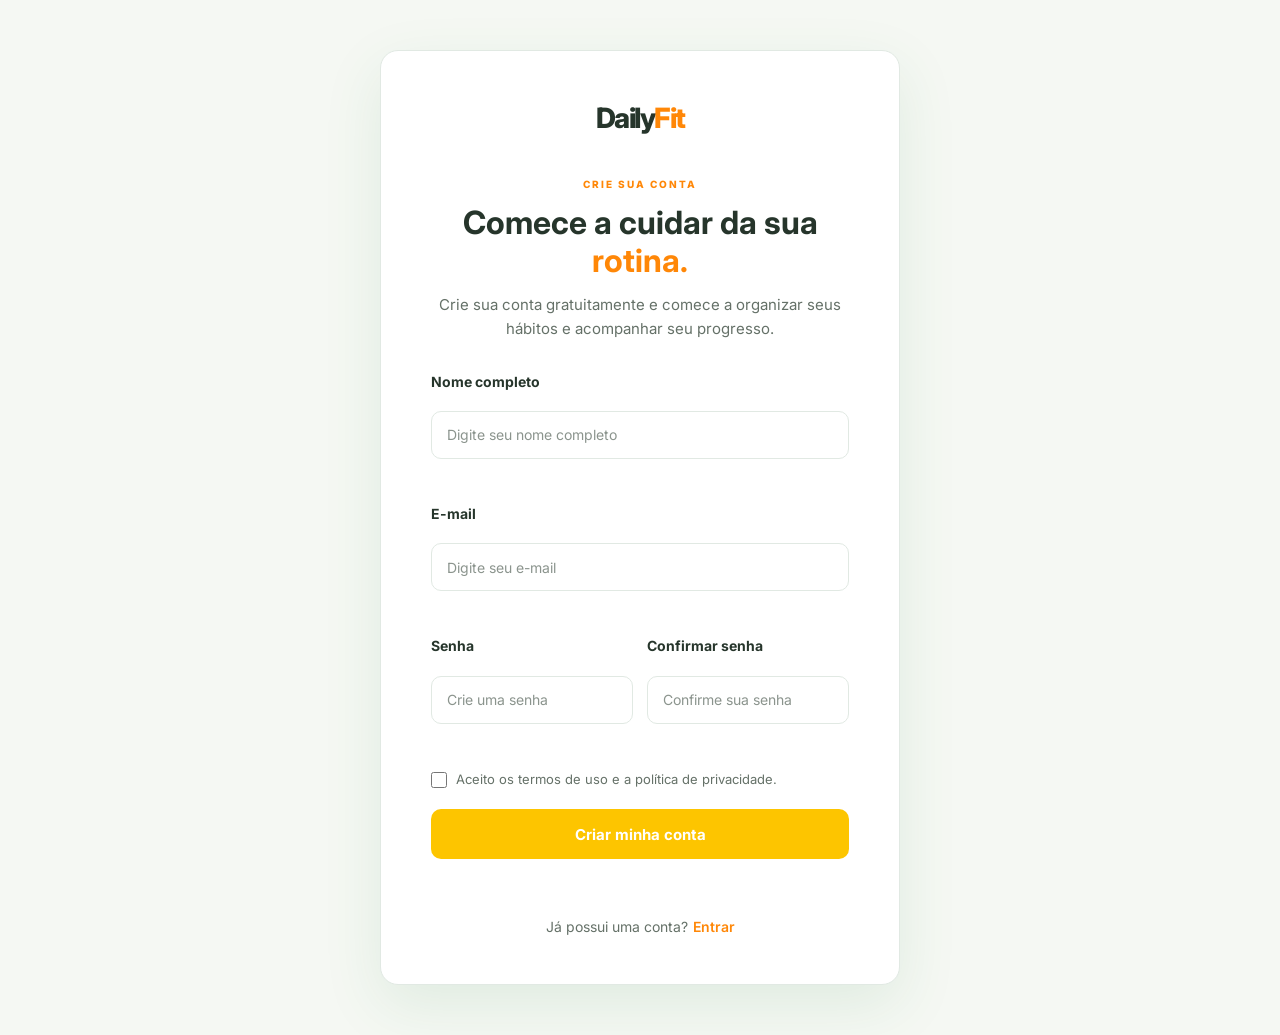
<file: templates/cadastro.html>
<!DOCTYPE html>

<html lang="pt-BR">

<head>
    <meta charset="UTF-8">
    <meta name="viewport" content="width=device-width, initial-scale=1.0">
    
<meta name="description"
    content="Crie sua conta no DailyFit e comece a organizar sua rotina de forma simples e prática.">

<title>DailyFit | Criar conta</title>

<link rel="preconnect" href="https://fonts.googleapis.com">
<link rel="preconnect" href="https://fonts.gstatic.com" crossorigin>

<link
    href="https://fonts.googleapis.com/css2?family=Inter:wght@400;500;600;700;800&display=swap"
    rel="stylesheet">
<link rel="stylesheet" href="/static/css/style.css">

</head>

<body>
<main>
    <section class="cadastro-section">
        <div class="cadastro-container">
            <div class="cadastro-logo">
                <a href="/" class="logo">
                    Daily<span>Fit</span>
                </a>
            </div>
            <!-- cabeçalho -->
            <div class="cadastro-heading">
                <div class="section-label">
                    CRIE SUA CONTA
                </div>
                <h1>
                    Comece a cuidar da sua
                    <span>rotina.</span>
                </h1>
                <p>
                    Crie sua conta gratuitamente e comece a organizar
                    seus hábitos e acompanhar seu progresso.
                </p>
            </div>
            <!-- formulário -->
            <form class="cadastro-form" id="formulario-cadastro">
                <div class="form-group">
                    <label for="nome">
                        Nome completo
                    </label>
                    <input
                        type="text"
                        id="nome"
                        name="nome"
                        placeholder="Digite seu nome completo"
                        autocomplete="name"
                        required
                    >
                </div>

                <div class="form-group">
                    <label for="email">
                        E-mail
                    </label>
                    <input
                        type="email"
                        id="email"
                        name="email"
                        placeholder="Digite seu e-mail"
                        autocomplete="email"
                        required
                    >
                </div>

                <div class="form-row">
                    <div class="form-group">
                        <label for="senha">
                            Senha
                        </label>
                        <input
                            type="password"
                            id="senha"
                            name="senha"
                            placeholder="Crie uma senha"
                            autocomplete="new-password"
                            required
                        >
                    </div>
                    <!-- Confirmação de senha -->
                    <div class="form-group">
                        <label for="confirmar-senha">
                            Confirmar senha
                        </label>
                        <input
                            type="password"
                            id="confirmar-senha"
                            name="confirmar-senha"
                            placeholder="Confirme sua senha"
                            autocomplete="new-password"
                            required
                        >
                    </div>
                </div>
                <div class="form-check">
                    <input
                        type="checkbox"
                        id="termos"
                        name="termos"
                        required
                    >
                    <label for="termos">
                        Aceito os termos de uso e a política de privacidade.
                    </label>
                </div>
                <button type="submit" class="btn-cadastro-submit">
                    Criar minha conta
                </button>
                <p id="mensagem-cadastro" class="login-message" role="status" aria-live="polite"></p>
            </form>
            <!-- Login -->
            <div class="cadastro-login">
                <span>
                    Já possui uma conta?
                </span>
                <a href="/login">
                    Entrar
                </a>
            </div>
        </div>
    </section>
</main>
<script src="/static/js/app.js"></script>
<script src="/static/js/cadastro.js"></script>
</body>
</html>
</file>
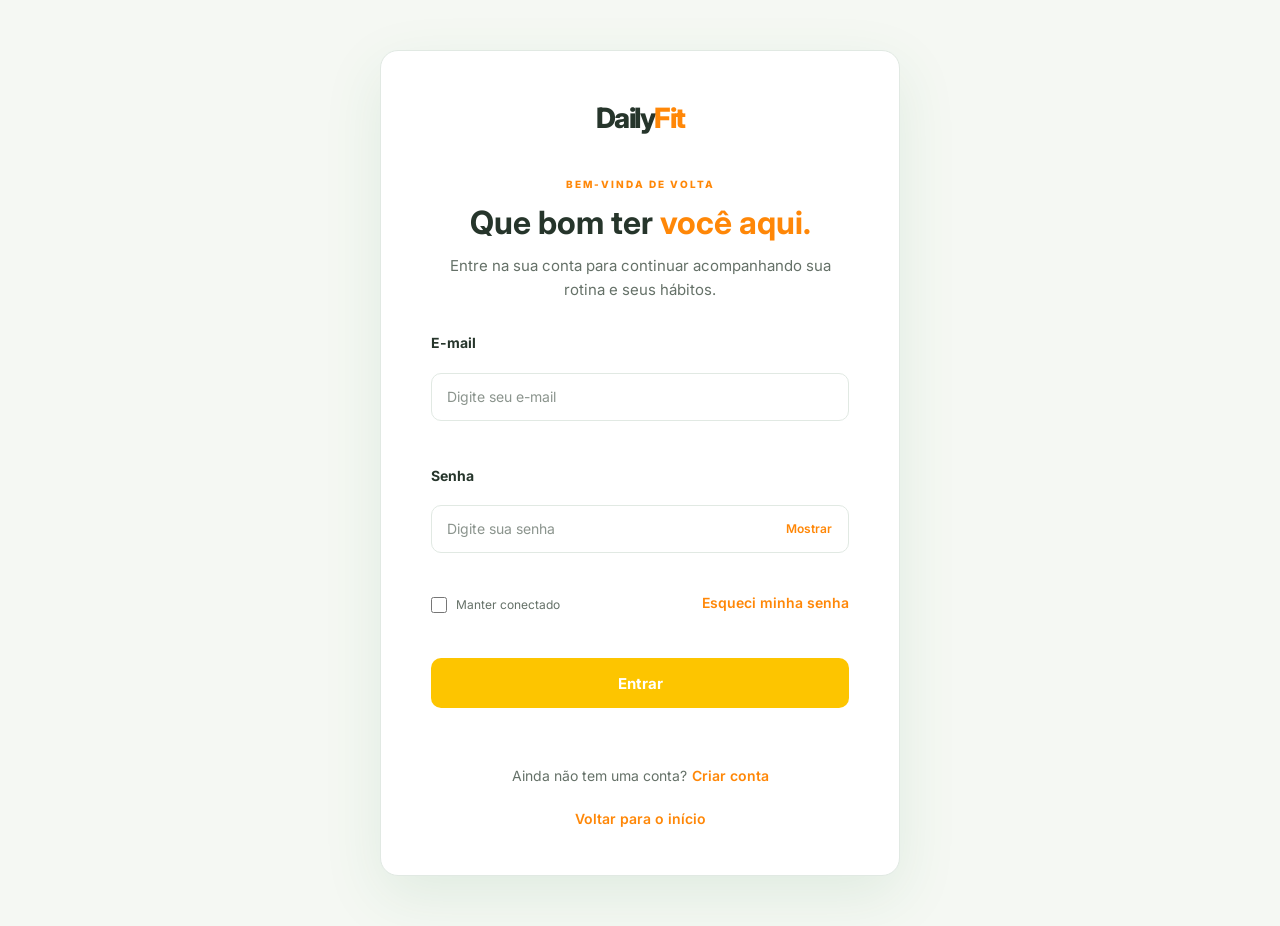
<file: templates/login.html>
<!DOCTYPE html>
<html lang="pt-BR">
<head>
    <meta charset="UTF-8">
    <meta name="viewport" content="width=device-width, initial-scale=1.0">
    <meta name="description" content="Entre na sua conta DailyFit.">
    <title>DailyFit | Entrar</title>
    <link rel="preconnect" href="https://fonts.googleapis.com">
    <link rel="preconnect" href="https://fonts.gstatic.com" crossorigin>
    <link href="https://fonts.googleapis.com/css2?family=Inter:wght@400;500;600;700;800&display=swap" rel="stylesheet">
    <link rel="stylesheet" href="/static/css/style.css">
</head>
<body>
<main>
    <section class="cadastro-section">
        <div class="cadastro-container login-container">
            <div class="cadastro-logo">
                <a href="/" class="logo">
                    Daily<span>Fit</span>
                </a>
            </div>
            <div class="cadastro-heading">
                <div class="section-label">BEM-VINDA DE VOLTA</div>
                <h1>
                    Que bom ter
                    <span>você aqui.</span>
                </h1>

                <p>
                    Entre na sua conta para continuar acompanhando
                    sua rotina e seus hábitos.
                </p>
            </div>
            <form class="cadastro-form login-form" id="formulario-login">
                <div class="form-group">
                    <label for="email">E-mail</label>
                    <input
                        type="email"
                        id="email"
                        name="email"
                        placeholder="Digite seu e-mail"
                        autocomplete="email"
                        required
                    >
                </div>

                <div class="form-group">
                    <label for="senha">Senha</label>
                    <div class="login-password">
                        <input
                            type="password"
                            id="senha"
                            name="senha"
                            placeholder="Digite sua senha"
                            autocomplete="current-password"
                            required
                        >
                        <button
                            type="button"
                            id="mostrar-senha"
                            class="login-show-password"
                            aria-label="Mostrar senha"
                        >
                            Mostrar
                        </button>
                    </div>
                </div>

                <div class="login-options">
                    <label class="login-remember">
                        <input type="checkbox" name="lembrar">
                        <span>Manter conectado</span>
                    </label>
                    <a href="#" id="recuperar-senha">
                        Esqueci minha senha
                    </a>
                </div>

                <button type="submit" class="btn-cadastro-submit">
                    Entrar
                </button>

                <p
                    id="mensagem-login"
                    class="login-message"
                    role="status"
                    aria-live="polite"
                ></p>
            </form>
            <div class="cadastro-login">
                <span>Ainda não tem uma conta?</span>
                <a href="/cadastro">Criar conta</a>
            </div>

            <div class="login-back">
                <a href="/">Voltar para o início</a>
            </div>
        </div>
    </section>
</main>
<script src="/static/js/app.js"></script>
<script src="/static/js/login.js"></script>
</body>
</html>
</file>
<file: static/css/style.css>
:root {

    --laranja-principal: #ff8400f8;
    --verde-escuro: #287d45;
    --verde-claro: #60d050;
    --amarelo: #fdc500;
    --amarelo-hover: #f3c82f;
    --fundo: #f5f8f3;
    --fundo-verde: #edf7ef;
    --branco: #ffffff;
    --texto: #26352b;
    --texto-secundario: #657168;
    --borda: #e1e9e3;
    --sombra: 0 20px 60px rgba(40, 125, 69, 0.10);
    --radius: 18px;
}

* {
    margin: 0;
    padding: 0;
    box-sizing: border-box;
}

html {
    scroll-behavior: smooth;
}

body {
    font-family: "Inter", Arial, Helvetica, sans-serif;
    background: var(--fundo);
    color: var(--texto);
    line-height: 1.6;
    overflow-x: hidden;
}

a {
    text-decoration: none;
    color: inherit;
}


/* SELEÇÃO DE TEXTO*/

::selection {
    background: var(--amarelo);
    color: var(--texto);
}


/* SCROLLBAR*/

::-webkit-scrollbar {
    width: 8px;
}

::-webkit-scrollbar-track {
    background: var(--fundo);
}

::-webkit-scrollbar-thumb {
    background: var(--laranja-principal);
    border-radius: 20px;
}

::-webkit-scrollbar-thumb:hover {
    background: var(--amarelo-hover);
}


/* NAVBAR */

.navbar {
    width: 100%;
    min-height: 70px;
    padding: 12px 6%;
    display: flex;
    align-items: center;
    justify-content: space-between;
    position: sticky;
    top: 0;
    z-index: 1000;
    background: var(--laranja-principal);
    box-shadow:0 5px 25px rgba(255, 132, 0, 0.15);
}


/* LOGO*/

.logo {
    display: inline-flex;
    align-items: center;
    font-size: 25px;
    font-weight: 800;
    letter-spacing: -1.5px;
    color: var(--branco);
    transition: 0.3s ease;
}

.logo span {
    color: var(--amarelo);
}

.logo:hover {
    transform: translateY(-2px);
}


/* LINKS NAVBAR */

.nav-links {
    display: flex;
    align-items: center;
    gap: 36px;
}

.nav-links a {
    position: relative;
    color: var(--branco);
    font-size: 14px;
    transition: 0.25s ease;
}

.nav-links a::after {
    content: "";
    position: absolute;
    left: 50%;
    bottom: -8px;
    width: 0;
    height: 2px;
    background: var(--amarelo);
    border-radius: 10px;
    transform: translateX(-50%);
    transition: 0.25s ease;
}

.nav-links a:hover {
    color: var(--amarelo-hover);
}

.nav-links a:hover::after {
    width: 100%;
}

/* BOTÕES NAVBAR*/

.nav-buttons {
    display: flex;
    align-items: center;
    gap: 9px;
}

.btn-login,
.btn-cadastro {
    display: inline-flex;
    align-items: center;
    justify-content: center;
    min-height: 40px;
    padding: 9px 17px;
    border-radius: 10px;
    font-size: 14px;
    transition: 0.3s ease;
}


/* BOTÃO ENTRAR */

.btn-login {
    color: var(--branco);
    background: var(--amarelo);
    border: 1px solid var(--amarelo);
    box-shadow:0 7px 18px rgba(0, 0, 0, 0.08);
}

.btn-login:hover {
    background: var(--amarelo-hover);
    border-color: var(--amarelo-hover);
    transform: translateY(-2px);
}


/* BOTÃO CRIAR CONTA */

.btn-cadastro {
    color: var(--branco);
    background: var(--amarelo);
    border: 1px solid var(--amarelo);
    box-shadow:0 7px 18px rgba(0, 0, 0, 0.08);
}

.btn-cadastro:hover {
    background: var(--amarelo-hover);
    border-color: var(--amarelo-hover);
    transform: translateY(-2px);
    box-shadow:0 10px 22px rgba(0, 0, 0, 0.12);
}


/*hero*/

.hero {
    position: relative;
    max-width: 1250px;
    min-height: calc(100vh - 70px);
    margin: 0 auto;
    padding: 85px 35px;
    display: grid;
    grid-template-columns: 1fr 0.9fr;
    align-items: center;
    gap: 65px;
    overflow: hidden;
}


/* decoraçoes */

.hero-decoration {
    position: absolute;
    pointer-events: none;
    border-radius: 50%;
    z-index: -1;
}

.decoration-one {
    width: 330px;
    height: 330px;
    right: -190px;
    top: 30px;
    border: 1px solid rgba(255, 132, 0, 0.16);

}

.decoration-two {
    width: 130px;
    height: 130px;
    left: -70px;
    bottom: 80px;
    background: rgba(253, 197, 0, 0.08);
    animation:floatingDecoration 5s ease-in-out infinite;
}

@keyframes rotateDecoration {

    from {
        transform: rotate(0deg);
    }

    to {
        transform: rotate(360deg);
    }
}

@keyframes floatingDecoration {

    0%,
    100% {
        transform: translateY(0);
    }

    50% {
        transform: translateY(-15px);
    }
}



.hero-content {
    max-width: 650px;

    animation:
        heroText 0.8s ease both;
}

@keyframes heroText {

    from {
        opacity: 0;
        transform: translateY(25px);
    }

    to {
        opacity: 1;
        transform: translateY(0);
    }
}


.badge {
    display: inline-flex;
    align-items: center;
    gap: 8px;
    padding: 8px 14px;
    margin-bottom: 22px;
    background: var(--fundo);
    border-radius: 50px;
    color: var(--texto-secundario);
    font-size: 20px;
    font-weight: 700;
}

.badge span {
    color: var(--amarelo);
    font-size: 14px;
}


/* titulo */

.hero h1 {
    max-width: 700px;
    margin-bottom: 27px;
    color: var(--texto);
    font-size: clamp(45px, 6vw, 72px);
    line-height: 1.02;
    letter-spacing: -4px;
    font-weight: 800;
}


/* AQUI O LARANJA É DESTAQUE */

.hero h1 span {
    display: block;
    color: var(--laranja-principal);
}


/* texto */

.hero-content > p {
    max-width: 570px;
    margin-bottom: 32px;
    color: var(--texto-secundario);
    font-size: 15px;
    line-height: 1.8;
}


/* BOTÕES HERO */

.hero-buttons {
    display: flex;
    align-items: center;
    gap: 12px;
    margin-bottom: 32px;
}

.btn-secondary {
    display: inline-flex;
    align-items: center;
    justify-content: center;
    min-height: 48px;
    border-radius: 10px;
    font-size: 14px;
    transition: 0.3s ease;
}

/* BOTÃO SECUNDÁRIO */

.btn-secondary {
    padding: 14px 21px;
    color: var(--branco);
    background: var(--amarelo);
    border: 1px solid var(--borda);
}

.btn-secondary:hover {
    color: var(--branco);
    background: var(--amarelo-hover);
    transform: translateY(-3px);
    box-shadow: var(--sombra);
}


.benefits {
    display: flex;
    flex-wrap: wrap;
    gap: 15px 24px;
    color: var(--texto-secundario);
    font-size: 11px;
}

.benefits > div {
    display: flex;
    align-items: center;
    gap: 7px;
}

.check {
    width: 19px;
    height: 19px;
    display: flex;
    align-items: center;
    justify-content: center;
    color: var(--verde-escuro);
    border-radius: 50%;
    font-size: 10px;
    font-weight: 900;
}


.dashboard-wrapper {
    position: relative;
    width: 100%;
    max-width: 500px;
    margin: auto;
    padding: 30px;
    animation:dashboardEnter 0.9s 0.15s ease both;
}

@keyframes dashboardEnter {

    from {
        opacity: 0;

        transform:translateY(25px)cale(0.97);
    }

    to {
        opacity: 1;

        transform:translateY(0)cale(1);
    }
}

.hero-card {
    position: relative;
    z-index: 2;
    padding: 28px;
    background: var(--branco);
    border: 1px solid var(--borda);
    border-radius: 24px;
    box-shadow:0 30px 70px rgba(40, 125, 69, 0.12), 
    0 5px 15px rgba(0, 0, 0, 0.03);
    overflow: hidden;
}


/* detalhe laranja */

.hero-card::before {
    content: "";
    position: absolute;
    width: 150px;
    height: 150px;
    right: -80px;
    top: -80px;
    background: rgba(255, 132, 0, 0.07);
    border-radius: 50%;
}


.card-header {
    position: relative;
    z-index: 2;
    display: flex;
    align-items: flex-start;
    justify-content: space-between;
    gap: 15px;
    margin-bottom: 30px;
}

.card-label {
    display: block;
    margin-bottom: 4px;
    color: var(--texto-secundario);
    font-size: 9px;
    font-weight: 800;
    letter-spacing: 1.5px;
}

.card-header h3 {
    font-size: 20px;
    font-weight: 800;
}


.status {
    display: flex;
    align-items: center;
    gap: 6px;
    padding: 6px 10px;
    background: var(--fundo-verde);
    color: var(--verde-escuro);
    border-radius: 20px;
    font-size: 9px;
    font-weight: 700;
}

.status span {
    width: 6px;
    height: 6px;
    background: var(--verde-claro);
    border-radius: 50%;
}


.progress-area {
    display: flex;
    align-items: center;
    gap: 28px;
    margin-bottom: 20px;
}


.progress-circle {
    position: relative;
    width: 115px;
    height: 15px;
    flex-shrink: 0;
    display: flex;
    align-items: center;
    justify-content: center;
    border-radius: 50%;
    background:conic-gradient(var(--verde-claro) 0 75%,
    #e4ebe5 75% 100%);
}

.progress-circle::before {
    content: "";
    position: absolute;
    width: 91px;
    height: 91px;
    background: var(--branco);
    border-radius: 50%;
}

.progress-inner {
    position: relative;
    z-index: 2;
    display: flex;
    flex-direction: column;
    align-items: center;
}

.progress-inner strong {
    color: var(--verde-escuro);
    font-size: 25px;
    line-height: 1;
    font-weight: 800;
}

.progress-inner span {
    color: var(--texto-secundario);
    font-size: 9px;
}


.progress-details {
    display: flex;
    flex-direction: column;
    gap: 17px;
}

.stat {
    display: flex;
    flex-direction: column;
}

.stat span {
    color: var(--texto-secundario);
    font-size: 10px;
}

.stat strong {
    color: var(--texto);
    font-size: 24px;
    line-height: 1.2;
}


.progress-bar {
    width: 100%;
    height: 7px;
    background: #e7ece8;
    border-radius: 20px;
    overflow: hidden;
}

.progress-bar div {
    width: 75%;
    height: 100%;
    background:linear-gradient(90deg,var(--verde-claro),
    var(--verde-escuro));
    border-radius: inherit;animation:
    progressLoad 1.2s ease both;
}

@keyframes progressLoad {

    from {
        width: 0;
    }

    to {
        width: 75%;
    }
}

.progress-text {
    margin: 12px 0 15px;
    color: var(--texto-secundario);
    font-size: 10px;
}


.meal {
    display: flex;
    align-items: center;
    gap: 12px;
    padding: 14px 0;
    border-top: 1px solid #edf1ed;
    transition: 0.3s ease;
}

.meal:hover {
    transform: translateX(4px);
}

.meal-icon {
    width: 40px;
    height: 40px;
    flex-shrink: 0;
    display: flex;
    align-items: center;
    justify-content: center;
    border-radius: 11px;
    font-size: 18px;
}

.meal-info {
    flex: 1;
}

.meal-info strong {
    display: block;
    font-size: 12px;
    font-weight: 700;
}

.meal-info small {
    color: var(--texto-secundario);
    font-size: 9px;
}

.meal-check {
    width: 22px;
    height: 22px;
    display: flex;
    align-items: center;
    justify-content: center;
    color: var(--verde-escuro);
    border-radius: 50%;
    font-size: 11px;
    font-weight: 900;
}

.meal-arrow {
    color: var(--laranja-principal);
    font-size: 17px;
    font-weight: 800;
}

/*icones de sequencia*/
.floating-card {
    position: absolute;
    z-index: 5;
    display: flex;
    align-items: center;
    gap: 10px;
    padding: 13px 15px;
    background: var(--branco);
    border: 1px solid var(--borda);
    border-radius: 13px;
    box-shadow:0 15px 35px rgba(40, 125, 69, 0.12);
    animation:floatingCard 4s ease-in-out infinite;
}

.floating-card strong {
    display: block;
    color: var(--texto);
    font-size: 12px;
}

.floating-card small {
    display: block;
    color: var(--texto);
    font-size: 11px;
}

.floating-icon {
    width: 34px;
    height: 34px;
    display: flex;
    align-items: center;
    justify-content: center;
    background: rgba(255, 132, 0, 0.10);
    border-radius: 9px;
    font-size: 16px;
}

.card-top {
    top: 5px;
    right: -5px;
}

.card-bottom {
    bottom: 5px;
    left: -5px;
}

@keyframes floatingCard {

    0%,
    100% {
        transform: translateY(0);
    }

    50% {
        transform: translateY(-7px);
    }
}


/*MINI GRÁFICO*/

.mini-chart {
    height: 25px;
    display: flex;
    align-items: flex-end;
    gap: 3px;
}

.mini-chart span {
    width: 4px;
    background: var(--laranja-principal);
    border-radius: 5px;
}

.mini-chart span:nth-child(1) {
    height: 35%;
}

.mini-chart span:nth-child(2) {
    height: 55%;
}

.mini-chart span:nth-child(3) {
    height: 45%;
}

.mini-chart span:nth-child(4) {
    height: 70%;
}

.mini-chart span:nth-child(5) {
    height: 60%;
}

.mini-chart span:nth-child(6) {
    height: 85%;
}

.mini-chart span:nth-child(7) {
    height: 100%;
}



.section {
    max-width: 800px;
    margin: 130px auto;
    padding: 0 30px;
    text-align: center;
}

.section-label {
    color: var(--laranja-principal);
    font-size: 10px;
    font-weight: 800;
    letter-spacing: 2px;
}

.section h2 {
    margin: 14px 0 18px;
    color: var(--texto);
    font-size: clamp(32px, 4vw, 46px);
    line-height: 1.15;
    letter-spacing: -1.8px;
}

.section h2 span {
    display: block;
    color: var(--laranja-principal);
}

.section p {
    color: var(--texto-secundario);
    font-size: 15px;
    line-height: 1.8;
}


/* LINHA SOBRE*/

.sobre-section {
    max-width: 1200px;
    margin: 0 auto;
    padding: 120px 30px;
}

.sobre-content {
    display: grid;
    grid-template-columns: 1.1fr 0.9fr;
    align-items: center;
    gap: 80px;
}

/* TEXTO */

.sobre-texto {
    max-width: 620px;
}

.sobre-texto .section-label {
    color: var(--laranja-principal);
    font-size: 10px;
    font-weight: 800;
    letter-spacing: 2px;
    margin-bottom: 15px;
}

.sobre-texto h2 {
    margin: 0 0 22px;
    color: var(--texto);
    font-size: clamp(34px, 4vw, 48px);
    line-height: 1.12;
    letter-spacing: -1.8px;
}

.sobre-texto h2 span {
    color: var(--laranja-principal);
}

.sobre-texto p {
    margin-bottom: 15px;
    color: var(--texto-secundario);
    font-size: 14px;
    line-height: 1.8;
}


/* BENEFÍCIOS */

.sobre-beneficios {
    display: flex;
    flex-direction: column;
    gap: 14px;
}

.beneficio-card {
    display: flex;
    align-items: center;
    gap: 18px;
    padding: 22px;
    background: var(--branco);
    border: 1px solid var(--borda);
    border-radius: 15px;
    box-shadow:0 10px 30px rgba(40, 125, 69, 0.05);
    transition: 0.3s ease;
}

.beneficio-card:hover {
    transform: translateX(5px);
    border-color: rgba(255, 132, 0, 0.30);
    box-shadow:0 15px 35px rgba(40, 125, 69, 0.08);
}


/* ÍCONES */

.beneficio-icon {
    width: 45px;
    height: 45px;
    flex-shrink: 0;
    display: flex;
    align-items: center;
    justify-content: center;
    border-radius: 12px;
    background: #fff3e8;
    color: var(--laranja-principal);
    font-size: 19px;
    font-weight: 800;
}


/* TEXTO DOS CARDS */

.beneficio-card h3 {
    margin: 0 0 5px;
    color: var(--texto);
    font-size: 14px;
    font-weight: 800;
}

.beneficio-card p {
    margin: 0;
    color: var(--texto-secundario);
    font-size: 11px;
    line-height: 1.5;
}


/* RESPONSIVO */




/* RECURSOS*/

.features-section {
    max-width: 1200px;
    margin: 0 auto 130px;
    padding: 0 30px;
}

.section-heading {
    max-width: 650px;
    margin-bottom: 45px;
}

.section-heading h2 {
    margin: 12px 0;
    color: var(--texto);
    font-size: 42px;
    line-height: 1.15;
    letter-spacing: -1.5px;
}

.section-heading h2 span {
    color: var(--laranja-principal);
}

.section-heading p {
    color: var(--texto-secundario);
    font-size: 14px;
}


/* GRID*/

.features {
    display: grid;
    grid-template-columns:repeat(3, 1fr);
    gap: 20px;
}


/*CARDS */

.feature {
    position: relative;
    min-height: 380px;
    padding: 30px;
    display: flex;
    flex-direction: column;
    background: var(--branco);
    border: 1px solid var(--borda);
    border-radius: var(--radius);
    box-shadow:0 8px 30px rgba(40, 125, 69, 0.05);
    overflow: hidden;
    transition: 0.35s ease;
}

.feature::before {
    content: "";
    position: absolute;
    width: 160px;
    height: 160px;
    right: -75px;
    top: -75px;
    background: rgba(255, 132, 0, 0.06);
    border-radius: 50%;
    transition: 0.35s ease;
}

.feature::after {
    content: "";
    position: absolute;
    left: 0;
    top: 30px;
    width: 5px;
    height: 42px;
    background: var(--laranja-principal);
    border-radius: 0 5px 5px 0;
    opacity: 0;
    transition: 0.3s ease;
}

.feature:hover {
    transform: translateY(-8px);
    border-color: rgba(255, 132, 0, 0.35);

    box-shadow: 0 25px 55px rgba(40, 125, 69, 0.10);
}

.feature:hover::before {
    transform: scale(1.25);
}

.feature:hover::after {
    opacity: 1;
}


/* TOPO CARD */

.feature-top {
    position: relative;
    z-index: 2;
    display: flex;
    justify-content: space-between;
    align-items: flex-start;
}

.feature-icon {
    width: 52px;
    height: 52px;
    display: flex;
    align-items: center;
    justify-content: center;
    background: var(--fundo-verde);
    border-radius: 14px;
    font-size: 23px;
    transition: 0.3s ease;
}

.feature:hover .feature-icon {
    background: rgba(255, 132, 0, 0.12);
    transform:scale(1.05)rotate(-4deg);
}

.feature-number {
    color: #aab7ae;
    font-size: 11px;
    font-weight: 800;
}


/* TEXTO CARD*/

.feature h3 {
    margin-top: 24px;
    margin-bottom: 10px;
    font-size: 20px;
    font-weight: 800;
}

.feature > p {
    max-width: 280px;
    margin-bottom: 20px;
    color: var(--texto-secundario);
    font-size: 13px;
    line-height: 1.7;
}


/* MINI REFEIÇÕES*/

.mini-meals {
    margin-top: auto;
    margin-bottom: 20px;
    display: flex;
    flex-direction: column;
    gap: 7px;
}

.mini-meals div {
    display: flex;
    align-items: center;
    gap: 8px;
    padding: 9px 10px;
    background: var(--fundo);
    border-radius: 8px;
    color: var(--texto-secundario);
    font-size: 9px;
    transition: 0.3s ease;
}

.mini-meals div:hover {
    background: var(--fundo-verde);
}

.mini-meals span {
    font-size: 13px;
}

.mini-meals b {
    margin-left: auto;
    width: 17px;
    height: 17px;
    display: flex;
    align-items: center;
    justify-content: center;
    color: var(--verde-escuro);
    border-radius: 50%;
    font-size: 8px;
}


/* MINI PROGRESSO*/

.mini-progress {
    margin-top: auto;
    margin-bottom: 20px;
    display: flex;
    align-items: center;
    justify-content: space-between;
    gap: 15px;
    padding: 14px;
    background: var(--fundo);
    border-radius: 10px;
}

.progress-bars {
    height: 45px;
    display: flex;
    align-items: flex-end;
    gap: 4px;
}

.progress-bars span {
    width: 7px;
    border-radius: 4px;
    background: var(--laranja-principal);
    transition: 0.3s ease;
}

.feature:hover .progress-bars span {
    background: var(--verde-claro);
}

.progress-bars span:nth-child(1) {
    height: 30%;
}

.progress-bars span:nth-child(2) {
    height: 45%;
}

.progress-bars span:nth-child(3) {
    height: 35%;
}

.progress-bars span:nth-child(4) {
    height: 60%;
}

.progress-bars span:nth-child(5) {
    height: 55%;
}

.progress-bars span:nth-child(6) {
    height: 80%;
}

.progress-bars span:nth-child(7) {
    height: 100%;
}

.mini-progress-info {
    display: flex;
    flex-direction: column;
    text-align: right;
}

.mini-progress-info strong {
    color: var(--laranja-principal);
    font-size: 20px;
}

.mini-progress-info small {
    color: var(--texto-secundario);
    font-size: 8px;
}


/* OBJETIVO*/

.goal-box {
    margin-top: auto;
    margin-bottom: 20px;
    padding: 14px;
    background: var(--fundo);
    border-radius: 10px;
}

.goal-header {
    display: flex;
    justify-content: space-between;
    margin-bottom: 9px;
}

.goal-header span {
    color: var(--texto-secundario);
    font-size: 9px;
}

.goal-header strong {
    color: var(--laranja-principal);
    font-size: 10px;
}

.goal-bar {
    height: 6px;
    margin-bottom: 8px;
    background: #dfe8e0;
    border-radius: 10px;
    overflow: hidden;
}

.goal-bar span {
    display: block;
    width: 82%;
    height: 100%;
    background:linear-gradient(90deg, var(--laranja-principal),
    var(--amarelo));
    border-radius: inherit;
}

.goal-box small {
    color: var(--texto-secundario);
    font-size: 8px;
}


/* LINKS DOS CARDS */

.feature a {
    display: inline-flex;
    align-items: center;
    gap: 7px;
    width: fit-content;
    color: var(--laranja-principal);
    font-size: 11px;
    font-weight: 800;
    transition: 0.25s ease;
}

.feature a span {
    transition: 0.25s ease;
}

.feature a:hover {
    color: var(--verde-escuro);
}

.feature a:hover span {
    transform: translateX(5px);
}


/* HIGHLIGHT*/

.highlight {
    max-width: 1200px;
    margin: 0 auto 130px;
    padding: 65px;
    display: grid;
    grid-template-columns: 1fr 0.7fr;
    align-items: center;
    gap: 50px;
    position: relative;
    background:var(--branco) ;
    border: 1px solid var(--borda);
    border-radius: 25px;
    overflow: hidden;
}

.highlight::before {
    content: "";
    position: absolute;
    width: 260px;
    height: 260px;
    left: -140px;
    bottom: -160px;
    border: 1px solid rgba(255, 132, 0, 0.12);
    border-radius: 50%;
}


/* HIGHLIGHT CONTEÚDO*/

.highlight-content {
    position: relative;
    z-index: 2;
    display: flex
}

.highlight-number {
    color: var(--laranja-principal);
    margin-top: -50px;
    font-size: 11px;
    font-weight: 900;
    letter-spacing: 1px;
}

.highlight h2 {
    max-width: 520px;
    margin: 12px 0 15px;
    font-size: 42px;
    line-height: 1.1;
    letter-spacing: -1.8px;
}

.highlight h2 span {
    display: block;

    color: var(--laranja-principal);
}

.highlight p {
    max-width: 450px;
    color: var(--texto-secundario);
    font-size: 14px;
}


/*HIGHLIGHT VISUAL*/

.highlight-visual {
    position: relative;
    min-height: 260px;
    display: flex;
    align-items: center;
    justify-content: center;
}

.visual-circle {
    position: absolute;
    border-radius: 50%;
}

.circle-large {
    width: 230px;
    height: 230px;
    border: 1px solid rgba(255, 132, 0, 0.15);
    animation:rotateDecoration 20s linear infinite;
}

.circle-medium {
    width: 175px;
    height: 175px;
    border: 1px dashed rgba(40, 125, 69, 0.18);
    animation:rotateDecoration 12s linear infinite reverse;
}

.circle-small {
    width: 120px;
    height: 120px;
    background:linear-gradient(135deg, var(--laranja-principal),
    var(--amarelo));
    box-shadow:0 20px 50px rgba(255, 132, 0, 0.699);
}

.visual-center {
    position: relative;
    z-index: 2;
    display: flex;
    flex-direction: column;
    align-items: center;
    color: var(--branco);
}

.visual-center strong {
    font-size: 29px;
    line-height: 1;
}

.visual-center span {
    font-size: 9px;
    opacity: 0.9;
}

/* PERGUNTAS FREQUENTES */

.faq-section {
    max-width: 900px;
    margin: 0 auto 130px;
    padding: 0 30px;
}


/* CABEÇALHO */

.faq-heading {
    max-width: 650px;
    margin: 0 auto 45px;
    text-align: center;
}

.faq-heading .section-label {
    color: var(--laranja-principal);
    font-size: 10px;
    font-weight: 800;
    letter-spacing: 2px;
}

.faq-heading h2 {
    margin: 14px 0 15px;
    color: var(--texto);
    font-size: clamp(32px, 4vw, 44px);
    line-height: 1.15;
    letter-spacing: -1.5px;
}

.faq-heading h2 span {
    color: var(--laranja-principal);
}

.faq-heading p {
    color: var(--texto-secundario);
    font-size: 14px;
    line-height: 1.7;
}


/* LISTA */

.faq-list {
    display: flex;
    flex-direction: column;
    gap: 10px;
}


/* ITEM */

.faq-item {
    background: var(--branco);
    border: 1px solid var(--borda);
    border-radius: 13px;
    overflow: hidden;
    transition: 0.3s ease;
}

.faq-item:hover {
    border-color: rgba(255, 132, 0, 0.30);
    box-shadow:0 10px 30px rgba(40, 125, 69, 0.06);
}


/* PERGUNTA */

.faq-question {
    width: 100%;
    padding: 20px 22px;
    display: flex;
    align-items: center;
    justify-content: space-between;
    gap: 20px;
    background: transparent;
    border: none;
    color: var(--texto);
    text-align: left;
    cursor: pointer;
    font-size: 13px;
    font-weight: 700;
}

.faq-question:hover {
    color: var(--laranja-principal);
}


/* ÍCONE + */

.faq-icon {
    width: 28px;
    height: 28px;
    flex-shrink: 0;
    display: flex;
    align-items: center;
    justify-content: center;
    background: var(--fundo-verde);
    color: var(--laranja-principal);
    border-radius: 50%;
    font-size: 18px;
    font-weight: 500;
    transition: 0.3s ease;
}


/* RESPOSTA */

.faq-answer {
    max-height: 0;
    overflow: hidden;
    padding: 0 22px;
    transition:max-height 0.35s ease,
    padding 0.35s ease;
}

.faq-answer p {
    color: var(--texto-secundario);
    font-size: 12px;
    line-height: 1.8;
    padding-bottom: 20px;
}


/* FAQ ABERTA */

.faq-item.active {
    border-color: rgba(255, 132, 0, 0.35);
    box-shadow:0 12px 35px rgba(40, 125, 69, 0.07);
}

.faq-item.active .faq-question {
    color: var(--laranja-principal);
}

.faq-item.active .faq-icon {
    background: var(--amarelo);
    color: var(--verde-escuro);
    transform: rotate(45deg);
}

.faq-item.active .faq-answer {
    max-height: 200px;
    padding-top: 0;
}

/* CTA*/

.cta {
    max-width: 1100px;
    margin: 0 auto 110px;
    padding: 80px 30px;
    position: relative;
    overflow: hidden;
    text-align: center;
    background: var(--branco);
    border-radius: 25px;
    border: 1px solid var(--borda);
}

.cta-decoration {
    position: absolute;
    border-radius: 50%;
    border: 1px solid rgba(255, 255, 255, 0.18);
}

.cta-decoration-one {
    width: 300px;
    height: 300px;
    top: -150px;
    left: -100px;
}

.cta-decoration-two {
    width: 350px;
    height: 350px;
    bottom: -220px;
    right: -100px;
}


/* CTA CONTEÚDO*/

.cta-content {
    position: relative;
    z-index: 2;
    max-width: 680px;
    margin: auto;
}

.cta-icon {
    display: inline-flex;
    width: 45px;
    height: 45px;
    align-items: center;
    justify-content: center;
    margin-bottom: 18px;
    background:var(--branco);
    border-radius: 50%;
    color: var(--amarelo);
    font-size: 19px;
}

.cta h2 {
    color: var(--texto);
    font-size: 44px;
    line-height: 1.15;
    letter-spacing: -1.8px;
    margin-bottom: 14px;
}

.cta h2 span {
    color: var(--laranja-principal);
}

.cta p {
    max-width: 500px;
    margin: 0 auto 22px;
    color: var(--texto-secundario);
    font-size: 14px;
}


/* CTA BENEFÍCIOS */

.cta-benefits {
    display: flex;
    justify-content: center;
    flex-wrap: wrap;
    gap: 15px;
    margin-bottom: 28px;
}

.cta-benefits span {
    color: var(--laranja-principal);
    font-size: 12px;
    font-weight: 700;
}

/* CARD CTA */
.product-card {
    display: flex;
    align-items: center;
    gap: 15px;
    width: 100%;
}

.product-card img {
    width: calc((100% - 30px) / 3);
    height: 220px;
    object-fit: cover;
    border-radius: 15px;
    display: block;
}

/* .price {
  color:var(--color-accent);
  margin:10px 0;
}


.btn-cta span {
    font-size: 17px;
    transition: 0.3s ease;
}

.btn-cta:hover span {
    transform: translateX(5px);
} */


/* FOOTER */
footer {
    width: 100%;
    background: #eef2ed;
    color: var(--texto-secundario);
}

.footer-content {
    max-width: 1200px;
    margin: auto;
    padding: 25px 30px;
    display: flex;
    align-items: center;
    justify-content: space-between;
    gap: 30px;
}


/* LOGO */

.footer-brand {
    display: flex;
    align-items: center;
    gap: 15px;
}

.footer-brand .logo {
    color: var(--texto-secundario);
    font-size: 21px;
}

.footer-brand .logo span {
    color: var(--amarelo);
}

.footer-brand p {
    margin: 0;
    color: var(--texto-secundario);
    font-size: 12px;
    
}


/* LINKS */

.footer-links {
    display: flex;
    align-items: center;
    gap: 20px;
}

.footer-links a {
    color: var(--texto-secundario);
    font-size: 10px;
    font-weight: 600;
    transition: 0.25s ease;
}

.footer-links a:hover {
    color: var(--amarelo);
}

.copyright {
    color:var(--texto-secundario);
    font-size: 12px;
    white-space: nowrap;
}

/*ACESSIBILIDADE (FOCO) */

:focus-visible {
    outline: 3px solid var(--amarelo);
    outline-offset: 4px;
    border-radius: 5px;
}

/*FOOTER RESPONSIVO */

@media (max-width: 800px) {

    .footer-content {
        flex-direction: column;
        justify-content: center;
        text-align: center;
        gap: 12px;
        padding: 25px 20px;
    }

    .footer-brand {
        flex-direction: column;
        gap: 4px;
    }

    .footer-links {
        justify-content: center;
        flex-wrap: wrap;
        gap: 12px 18px;
    }

    .copyright {
        white-space: normal;
    }
}

/* TABLET*/

@media (max-width: 1000px) {

    .hero {
        grid-template-columns: 1fr;
        padding-top: 70px;
        text-align: center;
        gap: 60px;
    }

    .hero-content {
        margin: auto;
    }

    .hero-content > p {
        margin-left: auto;
        margin-right: auto;
    }

    .hero-buttons {
        justify-content: center;
    }

    .benefits {
        justify-content: center;
    }

    .dashboard-wrapper {
        max-width: 520px;
    }

    .features {
        grid-template-columns: 1fr;
    }

    .feature {
        min-height: 330px;
    }

    .section-heading {
        text-align: center;
        margin-left: auto;
        margin-right: auto;
    }

    .highlight {
        grid-template-columns: 1fr;
        text-align: center;
    }

    .highlight-content {
        justify-content: center;
    }

    .highlight p {
        margin: auto;
    }

    .footer-content {
        grid-template-columns: 1fr;
        text-align: center;
        gap: 20px;
    }

}

@media (max-width: 600px) {

    .product-card {
        flex-direction: column;
    }

    .product-card img {
        width: 100%;
        height: 200px;
    }

}

/* TABLET PEQUENO*/

@media (max-width: 700px) {

    .navbar {
        padding: 13px 20px;
    }

    .nav-links {
        display: none;
    }

    .hero {
        padding: 55px 20px;
    }

    .hero h1 {
        font-size: 46px;
        letter-spacing: -2.5px;
    }

    .dashboard-wrapper {
        padding: 20px 10px;
    }

    .card-top {
        right: -5px;
    }

    .card-bottom {
        left: -5px;
    }

    .section {
        margin: 90px auto;
    }

    .features-section {
        margin-bottom: 90px;
    }

    .section-heading h2 {
        font-size: 34px;
    }

    .highlight {
        margin-left: 20px;
        margin-right: 20px;
        padding: 50px 30px;
    }

    .highlight h2 {
        font-size: 34px;
    }

    .cta {
        margin-left: 20px;
        margin-right: 20px;
        padding: 60px 25px;
    }

    .cta h2 {
        font-size: 34px;
    }
}


/* CELULAR */

@media (max-width: 500px) {

    .navbar {
        min-height: 65px;
        padding: 12px 18px;
    }

    .logo {
        font-size: 22px;
    }

    .nav-buttons .btn-login {
        display: none;
    }

    .btn-cadastro {
        min-height: 37px;
        padding: 8px 13px;
        font-size: 10px;
    }

    .hero {
        padding: 45px 18px;
    }

    .badge {
        font-size: 10px;
    }

    .hero h1 {
        font-size: 39px;
        letter-spacing: -2px;
    }

    .hero-content > p {
        font-size: 14px;
        line-height: 1.7;
    }

    .hero-buttons {
        flex-direction: column;
        width: 100%;
    }

    .btn-primary,
    .btn-secondary {
        width: 100%;
    }

    .benefits {
        flex-direction: column;
        align-items: flex-start;
        width: fit-content;
        margin: auto;
    }

    .hero-card {
        padding: 22px;
        border-radius: 18px;
    }

    .card-header {
        gap: 10px;
    }

    .status {
        font-size: 8px;
    }

    .progress-area {
        gap: 18px;
    }

    .progress-circle {
        width: 95px;
        height: 95px;
    }

    .progress-circle::before {
        width: 75px;
        height: 75px;
    }

    .progress-inner strong {
        font-size: 21px;
    }

    .card-top,
    .card-bottom {
        transform: scale(0.85);
    }

    .card-top {
        right: -15px;
    }

    .card-bottom {
        left: -15px;
    }

    .section {
        padding: 0 20px;

        margin: 80px auto;
    }

    .section h2 {
        font-size: 31px;
    }

    .features-section {
        padding: 0 20px;
    }

    .section-heading h2 {
        font-size: 31px;
    }

    .feature {
        padding: 25px;
    }

    .highlight {
        padding: 45px 22px;
    }

    .highlight-content {
        gap: 12px;
    }

    .highlight-number {
       margin-top: -12px;
    }

    .highlight h2 {
        font-size: 30px;
    }

    .highlight-visual {
        min-height: 220px;
    }

    .circle-large {
        width: 200px;
        height: 200px;
    }

    .circle-medium {
        width: 150px;
        height: 150px;
    }

    .circle-small {
        width: 105px;
        height: 105px;
    }

    .cta {
        margin-left: 15px;
        margin-right: 15px;
        padding: 50px 20px;
        border-radius: 20px;
    }

    .cta h2 {
        font-size: 30px;
    }

    .cta p {
        font-size: 13px;
    }

    .cta-benefits {
        flex-direction: column;

        gap: 8px;
    }

}


@media (max-width: 380px) {

    .hero h1 {
        font-size: 34px;
    }

    .hero-card {
        padding: 18px;
    }

    .progress-area {
        gap: 12px;
    }

    .progress-circle {
        width: 82px;
        height: 82px;
    }

    .progress-circle::before {
        width: 65px;
        height: 65px;
    }

    .progress-inner strong {
        font-size: 18px;
    }

    .progress-details {
        gap: 10px;
    }

    .stat strong {
        font-size: 20px;
    }

    .floating-card {
        transform: scale(0.75);
    }

    .card-top {
        right: -30px;
    }

    .card-bottom {
        left: -30px;
    }
}

@media (max-width: 850px) {

    .sobre-section {
        padding: 90px 25px;
    }

    .sobre-content {
        grid-template-columns: 1fr;
        gap: 45px;
    }

    .sobre-texto {
        max-width: 700px;
    }

}

@media (max-width: 600px) {

    .sobre-section {
        padding: 75px 20px;
    }

    .sobre-texto h2 {
        font-size: 32px;
        letter-spacing: -1px;
    }

    .sobre-texto p {
        font-size: 13px;
    }

    .beneficio-card {
        padding: 18px;
    }

    .beneficio-icon {
        width: 40px;
        height: 40px;
        font-size: 17px;
    }

}

@media (max-width: 600px) {

    .faq-section {
        padding: 0 20px;

        margin-bottom: 90px;
    }

    .faq-heading {
        margin-bottom: 30px;
    }

    .faq-heading h2 {
        font-size: 31px;
    }

    .faq-question {
        padding: 17px 16px;

        font-size: 12px;
    }

    .faq-icon {
        width: 25px;
        height: 25px;

        font-size: 16px;
    }

    .faq-answer {
        padding-left: 16px;

        padding-right: 16px;
    }

    .faq-answer p {
        font-size: 11px;

        line-height: 1.7;
    }
}

/* PREFERÊNCIA POR MOVIMENTO REDUZIDO*/

@media (prefers-reduced-motion: reduce) {

    *,
    *::before,
    *::after {
        animation-duration: 0.01ms !important;
        animation-iteration-count: 1 !important;
        scroll-behavior: auto !important;
        transition-duration: 0.01ms !important;
    }
}

/* Cadastro */

.cadastro-section {
    min-height: 100vh;
    background: var(--fundo);
    display: flex;
    align-items: center;
    justify-content: center;
    padding: 50px 20px;
}

.cadastro-container {
    width: 100%;
    max-width: 520px;
    background: var(--branco);
    border: 1px solid var(--borda);
    border-radius: var(--radius);
    padding: 45px 50px;
    box-shadow: var(--sombra);
}

.cadastro-logo {
    text-align: center;
    margin-bottom: 35px;
}

.cadastro-logo .logo {
    color: var(--texto);
    text-decoration: none;
    font-size: 28px;
    font-weight: 800;
}

.cadastro-logo .logo span {
    color: var(--laranja-principal);
}

.cadastro-heading {
    text-align: center;
    margin-bottom: 30px;
}

.cadastro-heading .section-label {
    margin-bottom: 12px;
}

.cadastro-heading h1 {
    margin-bottom: 12px;
    font-size: 32px;
    line-height: 1.2;
    color: var(--texto);
}

.cadastro-heading h1 span {
    color: var(--laranja-principal);
}

.cadastro-heading p {
    margin: 0 auto;
    max-width: 420px;
    color: var(--texto-secundario);
    font-size: 15px;
    line-height: 1.6;
}

/* formulário */

.cadastro-form {
    display: flex;
    flex-direction: column;
    gap: 20px;
}

.form-group {
    display: flex;
    flex-direction: column;
    gap: 8px;
}

.form-group label {
    color: var(--texto);
    font-size: 14px;
    font-weight: 600;
}

.form-group input {
    width: 100%;
    height: 48px;
    padding: 0 15px;
    border: 1px solid var(--borda);
    border-radius: 10px;
    background: var(--branco);
    color: var(--texto);
    font-family: "Inter", sans-serif;
    font-size: 14px;
    outline: none;
    transition: border-color 0.2s ease, box-shadow 0.2s ease;
}

.form-group input::placeholder {
    color: var(--texto-secundario);
    opacity: 0.75;
}

.form-group input:focus {
    border-color: var(--laranja-principal);
    box-shadow: 0 0 0 3px rgba(40, 125, 69, 0.10);
}

.form-row {
    display: grid;
    grid-template-columns: 1fr 1fr;
    gap: 15px;
}

.form-check {
    display: flex;
    align-items: flex-start;
    gap: 9px;
    margin-top: 2px;
}

.form-check input {
    width: 16px;
    height: 16px;
    margin-top: 2px;
    accent-color: var(--laranja-principal);
    cursor: pointer;
}

.form-check label {
    color: var(--texto-secundario);
    font-size: 13px;
    line-height: 1.5;
    cursor: pointer;
} 

.btn-cadastro-submit {
    width: 100%;
    min-height: 50px;
    border: none;
    border-radius: 10px;
    background: var(--amarelo);
    color: var(--branco);
    font-family: "Inter", sans-serif;
    font-size: 15px;
    font-weight: 700;
    cursor: pointer;
    transition: background 0.2s ease, transform 0.2s ease;
} 

.btn-cadastro-submit:hover {
    background: var(--amarelo-hover);
    transform: translateY(-1px);
}

 .cadastro-login {
    display: flex;
    justify-content: center;
    align-items: center;
    gap: 5px;
    margin-top: 25px;
    color: var(--texto-secundario);
    font-size: 14px;
} 

.cadastro-login a {
    color: var(--amarelo);
    font-weight: 700;
    text-decoration: none;
}

.cadastro-login a:hover {
    text-decoration: underline;
}

/* Formulário */
/* Espaçamento geral */

.cadastro-form .form-group {
    margin-bottom: 24px;
}

.cadastro-form .form-group > label:first-child {
    display: block;
    margin-bottom: 10px;
    color: var(--texto);
    font-size: 14px;
    font-weight: 700;
}

.form-description {
    margin: -3px 0 16px;
    color: var(--texto);
    font-size: 13px;
    line-height: 1.6;
}

.cadastro-form input[type="number"],
.cadastro-form input[type="text"],
.cadastro-form input[type="time"],
.cadastro-form input[type="email"],
.cadastro-form select,
.cadastro-form textarea {
    width: 100%;
    box-sizing: border-box;
    padding: 13px 15px;
    border: 1px solid var(--borda);
    border-radius: 10px;
    background: var(--branco);
    color: var(--texto);
    font-family: inherit;
    font-size: 14px;
    outline: none;
    transition:
        border-color 0.2s ease,
        box-shadow 0.2s ease;
}

.cadastro-form input::placeholder,
.cadastro-form textarea::placeholder {
    color: var(--texto-secundario);
}

.cadastro-form input[type="number"]:focus,
.cadastro-form input[type="text"]:focus,
.cadastro-form input[type="time"]:focus,
.cadastro-form input[type="email"]:focus,
.cadastro-form select:focus,
.cadastro-form textarea:focus {
    border-color: var(--amarelo);
    box-shadow: none;
    background: var(--branco);
}

.cadastro-form textarea {
    resize: vertical;
    min-height: 90px;
    line-height: 1.5;
}

/*caixa de seleção*/

.cadastro-form select {
    appearance: none;
    -webkit-appearance: none;
    cursor: pointer;
    padding-right: 42px;
    background-color: var(--branco);
    background-image:
        linear-gradient(45deg, transparent 50%, var(--texto-secundario) 50%),
        linear-gradient(135deg, var(--texto-secundario) 50%, transparent 50%);
    background-position:
        calc(100% - 18px) 50%,
        calc(100% - 13px) 50%;
    background-size:
        5px 5px,
        5px 5px;
    background-repeat: no-repeat;
}

/* select */

.cadastro-form select option {
    color: var(--texto);
    background: var(--branco);
}

.form-row {
    display: grid;
    grid-template-columns: 1fr 1fr;
    gap: 14px;
}

.radio-options {
    display: flex;
    flex-direction: column;
    gap: 8px;
}

.radio-option {
    position: relative;
    display: flex;
    align-items: center;
    width: 100%;
    min-height: 52px;
    box-sizing: border-box;
    padding: 11px 15px;
    border: 1px solid var(--borda);
    border-radius: 10px;
    background: var(--branco);
    cursor: pointer;
    transition:
        border-color 0.2s ease,
        background 0.2s ease;
}

/* Esconde o original */

.radio-option input[type="radio"] {
    position: absolute;
    opacity: 0;
    pointer-events: none;
}

.radio-option > span {
    position: relative;
    display: grid;
    grid-template-columns: auto 1fr;
    align-items: center;
    column-gap: 18px;
    width: 100%;
    padding-left: 30px;
    color: var(--texto);
    font-size: 14px;
    font-weight: 500;
}

.radio-option > span::before {
    content: "";
    position: absolute;
    left: 0;
    top: 50%;
    width: 18px;
    height: 18px;
    border: 2px solid var(--borda);
    border-radius: 50%;
    background: var(--branco);
    transform: translateY(-50%);
    transition:
        border-color 0.2s ease,
        background 0.2s ease;
}

.radio-option input[type="radio"]:checked + span::before {
    border-color: var(--amarelo);
}

.radio-option input[type="radio"]:checked + span::after {
    content: none;
}

.radio-option > span strong {
    display: block;
    color: var(--texto);
    font-size: 14px;
    font-weight: 700;
    line-height: 1.35;
}

.radio-option > span small {
    display: block;
    margin: 0;
    color: var(--texto-secundario);
    font-size: 12px;
    font-weight: 400;
    line-height: 1.4;
}

.radio-option:has(input[type="radio"]:checked) {
    border-color: var(--amarelo);
    background: var(--amarelo);
}

.radio-option:hover {
    border-color: var(--amarelo-hover);
    background: var(--amarelo-hover);
}

.radio-option:has(input[type="radio"]:checked):hover {
    border-color: var(--amarelo-hover);
    background: var(--amarelo-hover);
}

.form-navigation {
    display: flex;
    align-items: center;
    gap: 15px;
    margin-top: 25px;
}

.form-navigation .btn-cadastro-submit {
    flex: 1;
    box-shadow: none;
}

.btn-secondary-form {
    flex: 0 0 auto;
    padding: 13px 22px;
    border: 1px solid var(--amarelo);
    border-radius: 8px;
    background: var(--branco);
    color: var(--texto);
    font-family: inherit;
    font-size: 14px;
    font-weight: 600;
    cursor: pointer;
    box-shadow: none;
    transition:
        background 0.2s ease,
        border-color 0.2s ease,
        color 0.2s ease;
}

.btn-secondary-form:hover {
    background: var(--amarelo);
    border-color: var(--branco);
    color: var(--branco);
    box-shadow: none;
}

.form-notice {
    margin-top: 24px;
    padding: 15px 17px;
    border-radius: 10px;
    background: var(--branco);
    border: 1px solid var(--branco);
}

.form-notice strong {
    display: block;
    margin-bottom: 5px;
    color: var(--texto);
    font-size: 13px;
}

.form-notice p {
    margin: 0;
    color: var(--texto-secundario);
    font-size: 12px;
    line-height: 1.5;
}

@media (max-width: 600px) {

    .form-row {
        grid-template-columns: 1fr;
        gap: 0;
    }

    .form-progress {
        gap: 6px;
    }

    .progress-step small {
        display: none;
    }

    .progress-line {
        width: 25px;
    }

    .form-navigation {
        flex-direction: column-reverse;
    }

    .form-navigation button {
        width: 100%;
    }
}

.form-step {
    display: none;
}

.form-step.active {
    display: block;
}

.form-progress {
    display: flex;
    align-items: center;
    justify-content: center;
    gap: 12px;
    margin: 0 auto 35px;
}

.progress-step {
    display: flex;
    align-items: center;
    gap: 8px;
    color: var(--texto-secundario);
    font-size: 13px;
    font-weight: 600;
}

.progress-step span {
    display: flex;
    align-items: center;
    justify-content: center;
    width: 28px;
    height: 28px;
    border-radius: 50%;
    background: var(--branco);
    color: var(--texto-secundario);
    font-size: 13px;
}

.progress-step.active {
    color: var(--texto);
}

.progress-step.active span,
.progress-step.completed span {
    background: var(--amarelo);
    color: var(--texto);
}

.progress-line {
    width: 35px;
    height: 1px;
    background: var(--fundo);
}

/* Login */

.login-container {
    max-width: 520px;
}

.login-form input[type="password"] {
    width: 100%;
    box-sizing: border-box;
    padding: 13px 15px;
    border: 1px solid var(--borda);
    border-radius: 10px;
    background: var(--branco);
    color: var(--texto);
    font-family: inherit;
    font-size: 14px;
    outline: none;
    transition: border-color 0.2s ease;
}

.login-form input[type="password"]:focus {
    border-color: var(--amarelo);
    background: var(--branco);
}

.login-password {
    position: relative;
    display: flex;
    align-items: center;
}

.login-password input {
    padding-right: 80px;
}

.login-show-password {
    position: absolute;
    right: 12px;
    padding: 5px;
    border: none;
    background: transparent;
    color: var(--laranja-principal);
    font-family: inherit;
    font-size: 12px;
    font-weight: 600;
    cursor: pointer;
}

.login-show-password:hover {
    color: var(--laranja-principal);
}

.login-options {
    display: flex;
    align-items: center;
    justify-content: space-between;
    gap: 10px;
    margin: -5px 0 24px;
    font-size: 12px;
}

.login-remember {
    display: flex;
    align-items: center;
    gap: 7px;
    color: var(--texto-secundario);
    cursor: pointer;
}

.login-remember input {
    accent-color: var(--amarelo);
    cursor: pointer;
}

.login-options a,
.cadastro-login a,
.login-back a {
    color: var(--laranja-principal);
    font-weight: 600;
    text-decoration: none;
}

.login-options a:hover,
.cadastro-login a:hover,
.login-back a:hover {
    text-decoration: underline;
}

.login-form .btn-cadastro-submit {
    width: 100%;
    box-shadow: none;
}

.login-message {
    margin: 12px 0 0;
    color: var(--texto-secundario);
    font-size: 12px;
    line-height: 1.5;
    text-align: center;
}

.login-back {
    margin-top: 20px;
    text-align: center;
    font-size: 12px;
}

.login-options > a,
.login-back a {
    font-size: 14px;
}

.login-remember {
    display: flex;
    align-items: flex-start;
    gap: 9px;
    margin-top: 2px;
}

.login-remember input {
    width: 16px;
    height: 16px;
    margin-top: 2px;
    accent-color: var(--laranja-principal);
    cursor: pointer;
}

.login-remember label {
    color: var(--texto-secundario);
    font-size: 13px;
    line-height: 1.5;
    cursor: pointer;
} 

@media (max-width: 600px) {
    .login-options {
        align-items: flex-start;
    }
}
</file>
